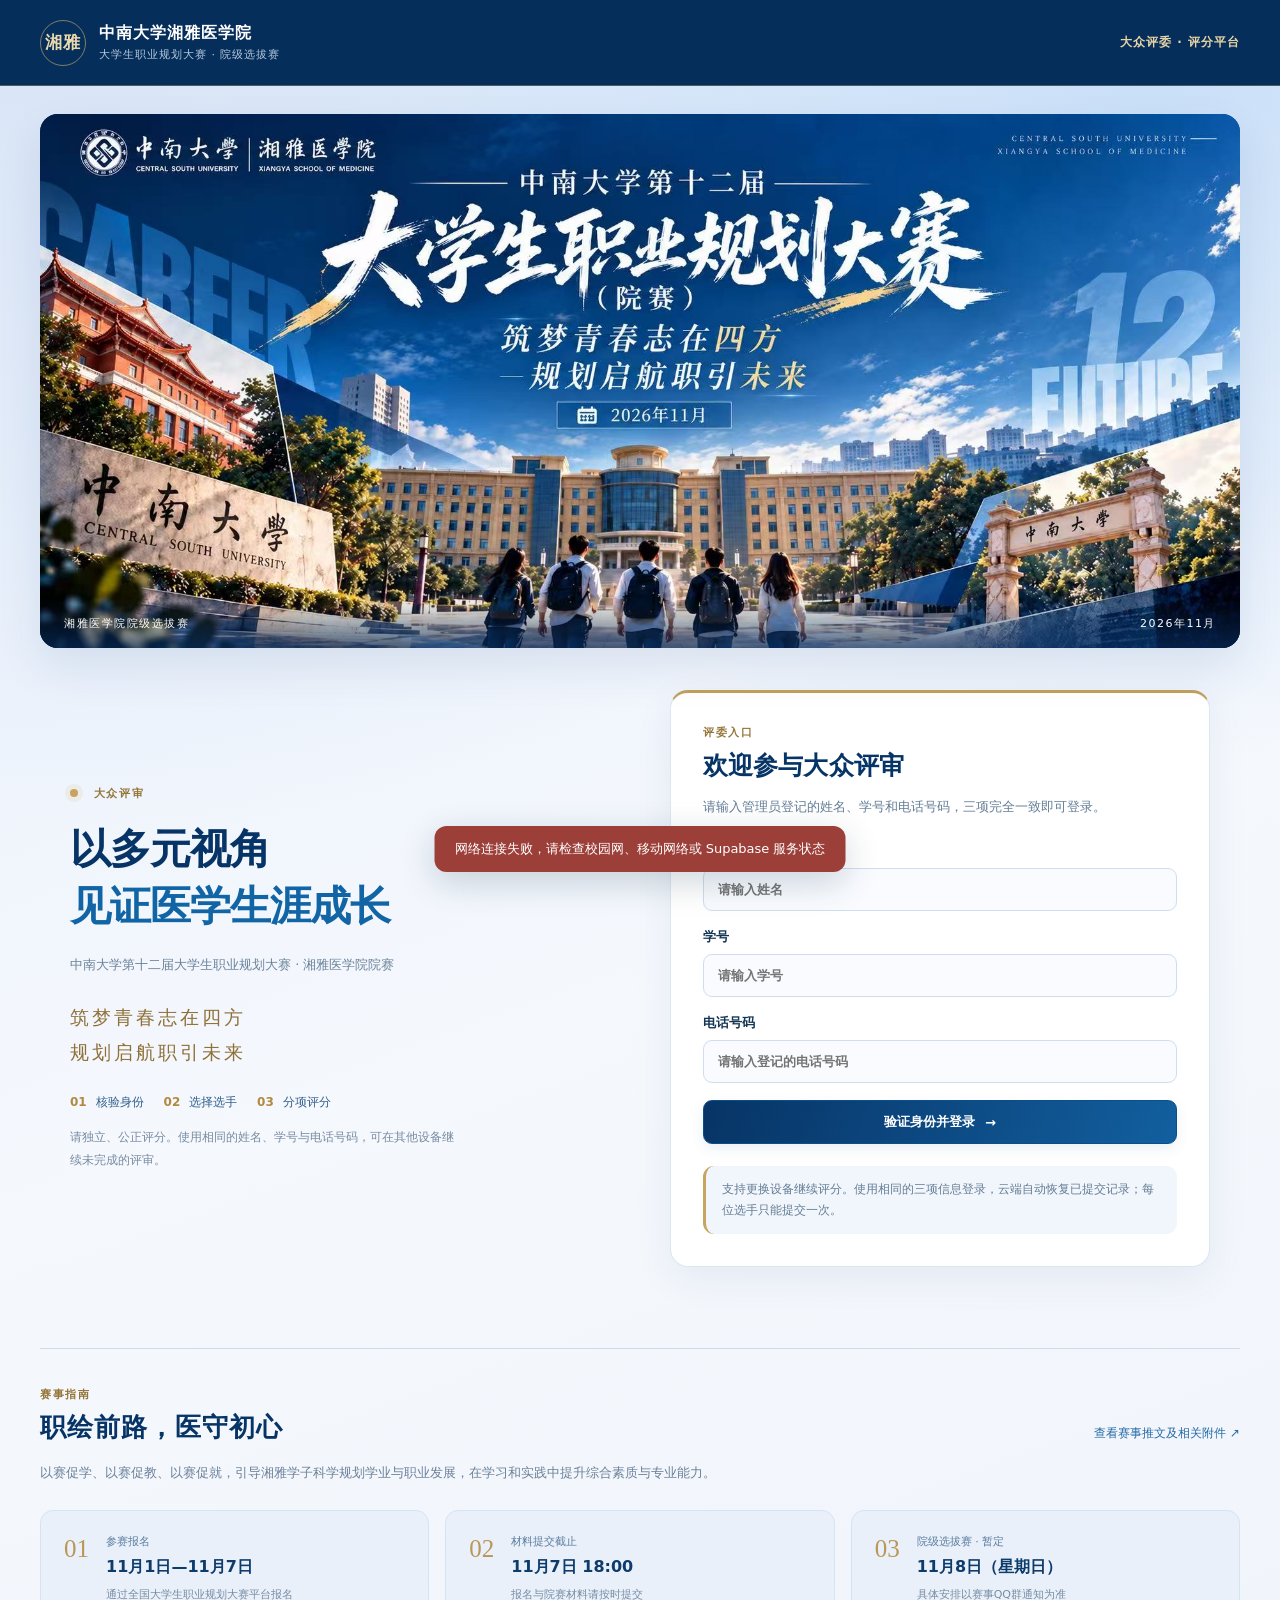
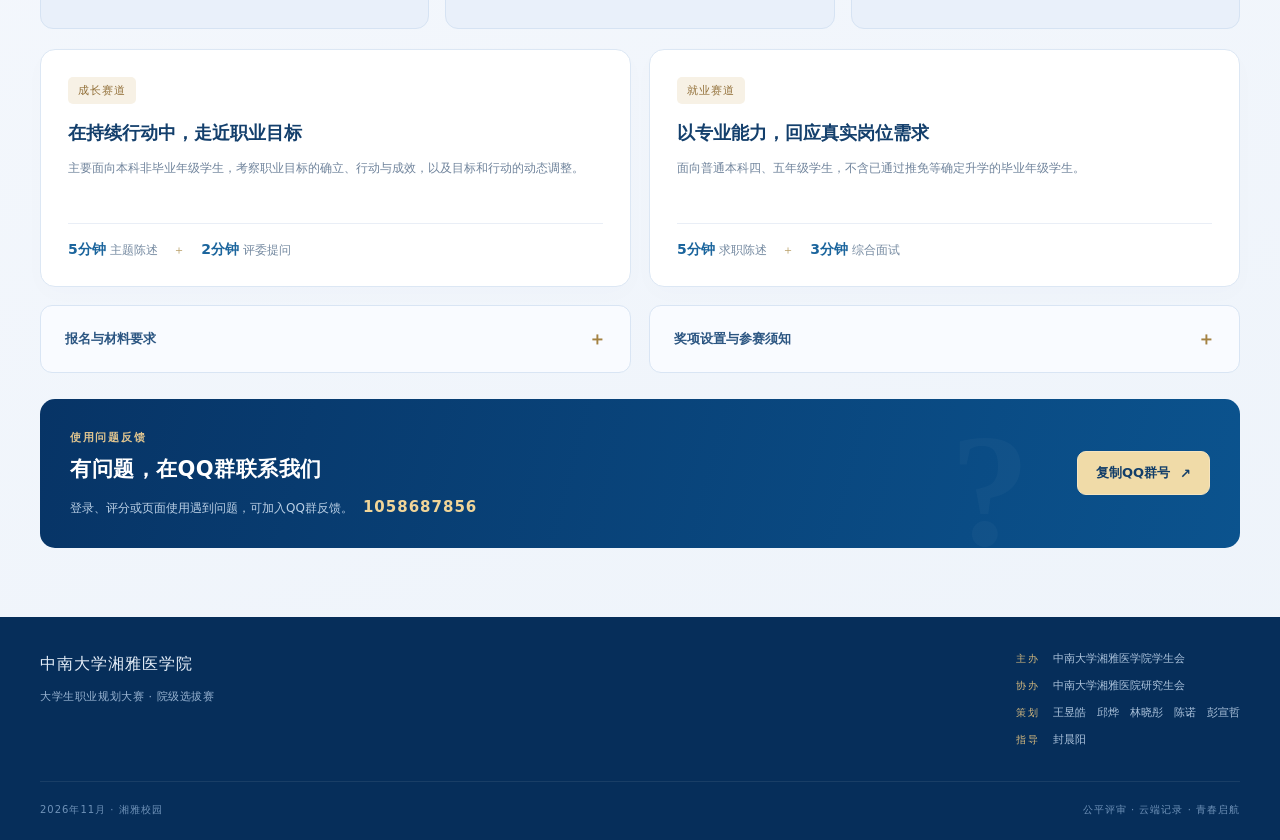
<file: career-vote/index.html>
<!doctype html><html lang="zh-CN"><head><meta charset="utf-8"><meta name="viewport" content="width=device-width,initial-scale=1,viewport-fit=cover">
<meta name="theme-color" content="#073466"><title>大众评委评分 · 中南大学湘雅医学院</title><link rel="stylesheet" href="./style.css?v=20261104-wechat2"></head>
<body><div class="page-glow"></div><header class="site-header"><a class="brand" href="./index.html" aria-label="湘雅医学院职业规划大赛评委端"><span class="brand-mark">湘雅</span><span><strong>中南大学湘雅医学院</strong><small>大学生职业规划大赛 · 院级选拔赛</small></span></a><span class="header-label">大众评委 · 评分平台</span></header>
<main class="voter-container">
<section class="event-banner" aria-label="赛事主题海报"><img src="./assets/career-poster.jpg" width="1881" height="837" alt="中南大学第十二届大学生职业规划大赛院赛，筑梦青春志在四方，规划启航职引未来，2026年11月" fetchpriority="high"><div class="banner-caption"><span>湘雅医学院院级选拔赛</span><span>2026年11月</span></div></section><div class="portal-entry"><section class="hero"><div class="eyebrow"><span class="pulse"></span> 大众评审</div><h1>以多元视角<br><em>见证医学生涯成长</em></h1><p id="eventTitle">中南大学第十二届大学生职业规划大赛 · 湘雅医学院院赛</p><p class="hero-theme">筑梦青春志在四方<br>规划启航职引未来</p><div class="portal-steps"><span><b>01</b> 核验身份</span><span><b>02</b> 选择选手</span><span><b>03</b> 分项评分</span></div><p class="portal-note">请独立、公正评分。使用相同的姓名、学号与电话号码，可在其他设备继续未完成的评审。</p></section>
 <section id="setupNotice" class="panel" hidden><h2>等待连接云端数据库</h2><p>管理员尚未配置 Supabase 项目。请先根据项目 README 部署数据库并填写 config.js。</p></section>
 <section id="loginPanel" class="panel login-panel"><div class="section-kicker">评委入口</div><h2>欢迎参与大众评审</h2><p class="muted">请输入管理员登记的姓名、学号和电话号码，三项完全一致即可登录。</p><form id="claimForm" class="form-stack"><label>真实姓名<input id="judgeName" type="text" autocomplete="name" placeholder="请输入姓名" maxlength="40" required></label><label>学号<input id="studentId" type="text" inputmode="text" autocomplete="off" placeholder="请输入学号" maxlength="40" required></label><label>电话号码<input id="judgePhone" type="tel" autocomplete="tel" placeholder="请输入登记的电话号码" maxlength="20" required></label><button id="claimBtn" type="submit" class="btn primary" disabled>正在连接评分平台…</button></form><div class="subtle-notice">支持更换设备继续评分。使用相同的三项信息登录，云端自动恢复已提交记录；每位选手只能提交一次。</div></section>
 </div>
 <section id="appPanel" hidden><div class="welcome panel"><div><div class="section-kicker">02 / 正式评审</div><h2>欢迎，<span id="greeting">评委</span></h2><p class="muted"><span id="openStatus"></span></p></div><div class="progress-box"><strong id="progressNo">0/0</strong><small>已完成评分</small></div></div>
 <div class="lane-tabs" role="tablist"><button class="lane-tab selected" data-lane="growth" type="button">成长赛道</button><button class="lane-tab" data-lane="employment" type="button">就业赛道</button></div>
 <div id="contestantList" class="candidate-list"></div>
 <div class="subtle-notice foot-note">评分提交后不可自行修改。请按现场主办方统一口径独立评分，成绩将自动保存至云端。专业评委使用线下纸质评分，不参与本平台线上评分。</div></section>
<section class="event-information" aria-labelledby="eventInfoTitle">
 <div class="info-heading"><div><span class="section-kicker">赛事指南</span><h2 id="eventInfoTitle">职绘前路，医守初心</h2></div><a class="text-link" href="https://mp.weixin.qq.com/s/WmvvnHVXjgD8_IB0XkEGVQ" target="_blank" rel="noopener noreferrer">查看赛事推文及相关附件 ↗</a></div>
 <p class="info-intro">以赛促学、以赛促教、以赛促就，引导湘雅学子科学规划学业与职业发展，在学习和实践中提升综合素质与专业能力。</p>
 <div class="schedule-grid"><div class="schedule-item"><span class="schedule-number">01</span><div><small>参赛报名</small><strong>11月1日—11月7日</strong><p>通过全国大学生职业规划大赛平台报名</p></div></div><div class="schedule-item"><span class="schedule-number">02</span><div><small>材料提交截止</small><strong>11月7日 18:00</strong><p>报名与院赛材料请按时提交</p></div></div><div class="schedule-item"><span class="schedule-number">03</span><div><small>院级选拔赛 · 暂定</small><strong>11月8日（星期日）</strong><p>具体安排以赛事QQ群通知为准</p></div></div></div>
 <div class="track-grid"><article class="track-card"><span class="track-label">成长赛道</span><h3>在持续行动中，走近职业目标</h3><p>主要面向本科非毕业年级学生，考察职业目标的确立、行动与成效，以及目标和行动的动态调整。</p><div class="track-format"><strong>5分钟</strong> 主题陈述 <span>＋</span> <strong>2分钟</strong> 评委提问</div></article><article class="track-card"><span class="track-label">就业赛道</span><h3>以专业能力，回应真实岗位需求</h3><p>面向普通本科四、五年级学生，不含已通过推免等确定升学的毕业年级学生。</p><div class="track-format"><strong>5分钟</strong> 求职陈述 <span>＋</span> <strong>3分钟</strong> 综合面试</div></article></div>
 <div class="guide-grid"><details class="guide-card"><summary>报名与材料要求<span>＋</span></summary><div class="guide-body"><p><strong>报名平台：</strong><a href="https://zgs.chsi.com.cn/" target="_blank" rel="noopener noreferrer">全国大学生职业规划大赛平台 ↗</a>，截止2026年11月7日18:00。</p><p><strong>成长赛道：</strong>生涯发展报告（PDF），文字不超过2000字、图表不超过5张。</p><p><strong>就业赛道：</strong>求职简历（PDF）及实践、实习、获奖等辅助证明材料；证明材料整合为单个PDF，不超过50MB。</p><p><strong>院赛材料：</strong>个人生涯发展报告或简历与答辩PPT，命名为“XX赛道-年级-姓名-手机号”，于11月7日18:00前发送至 <a href="mailto:862458018@qq.com">862458018@qq.com</a>。通知群加入方式详见赛事推文。</p></div></details><details class="guide-card"><summary>奖项设置与参赛须知<span>＋</span></summary><div class="guide-body"><p><strong>奖项设置：</strong>一等奖2名、二等奖4名、三等奖若干，颁发荣誉证书，并按得分推荐院赛优秀选手至校赛。</p><p><strong>参赛资格：</strong>参赛选手须为在校学生，每人选择符合要求的一个赛道；往届全国总决赛金奖、银奖获得者不得再次报名原赛道。</p><p><strong>材料规范：</strong>报名信息须准确，提交材料须真实，不得含有违法违规内容。完整规则与附件以赛事通知为准。</p></div></details></div>
 <aside class="feedback-panel"><div><span class="section-kicker">使用问题反馈</span><h3>有问题，在QQ群联系我们</h3><p>登录、评分或页面使用遇到问题，可加入QQ群反馈。<span class="feedback-number">1058687856</span></p></div><button class="btn feedback-copy" type="button" data-copy-qq="1058687856">复制QQ群号 <span aria-hidden="true">↗</span></button></aside>
</section></main>
<div id="scoreDialog" class="score-overlay" role="dialog" aria-modal="true" aria-labelledby="scoreTitle" aria-describedby="scoreSubtitle" hidden><div class="score-dialog score-sheet"><form id="scoreForm" novalidate>
<div class="dialog-head"><div><div class="section-kicker" id="scoreStep">填写分项评分</div><h2 id="scoreTitle" tabindex="-1"></h2><p id="scoreSubtitle" class="muted"></p></div><button type="button" id="closeScore" class="close-btn" aria-label="关闭评分">×</button></div>
<div id="scoreEdit"><div id="rubricFields" class="rubric-fields"></div></div>
<div id="scoreConfirm" class="score-confirm" hidden><p class="confirm-intro">请核对以下分项和总分。确认提交后不可自行修改。</p><div id="confirmBreakdown"></div><div class="confirm-total">本次评分 <strong id="confirmTotal">0.0</strong><span>/ 100</span></div></div>
<p id="scoreError" class="score-error" role="alert" aria-live="assertive" hidden></p>
<div class="score-footer"><div><small>当前总分</small><strong id="totalPreview">0.0 <small>/ 100</small></strong></div><div class="score-controls"><button type="button" id="editScore" class="btn outline" hidden>返回修改</button><button type="submit" id="prepareScore" class="btn primary">核对评分</button><button type="button" id="submitScore" class="btn primary" hidden>确认提交并锁定评分</button></div></div>
</form></div></div>
<footer class="footer"><div class="footer-inner"><div class="footer-title">中南大学湘雅医学院<br><span>大学生职业规划大赛 · 院级选拔赛</span></div><div class="footer-credits"><p><span>主办</span> 中南大学湘雅医学院学生会</p><p><span>协办</span> 中南大学湘雅医院研究生会</p><p><span>策划</span> 王昱皓　邱烨　林晓彤　陈诺　彭宣哲</p><p><span>指导</span> 封晨阳</p></div></div><div class="footer-bottom"><span>2026年11月 · 湘雅校园</span><span>公平评审 · 云端记录 · 青春启航</span></div></footer><div id="toast" class="toast" role="status" aria-live="polite"></div><script type="module" src="./voter.js?v=20261108-cn"></script><script defer src="./site-info.js?v=20261104-wechat2"></script></body></html>
</file>
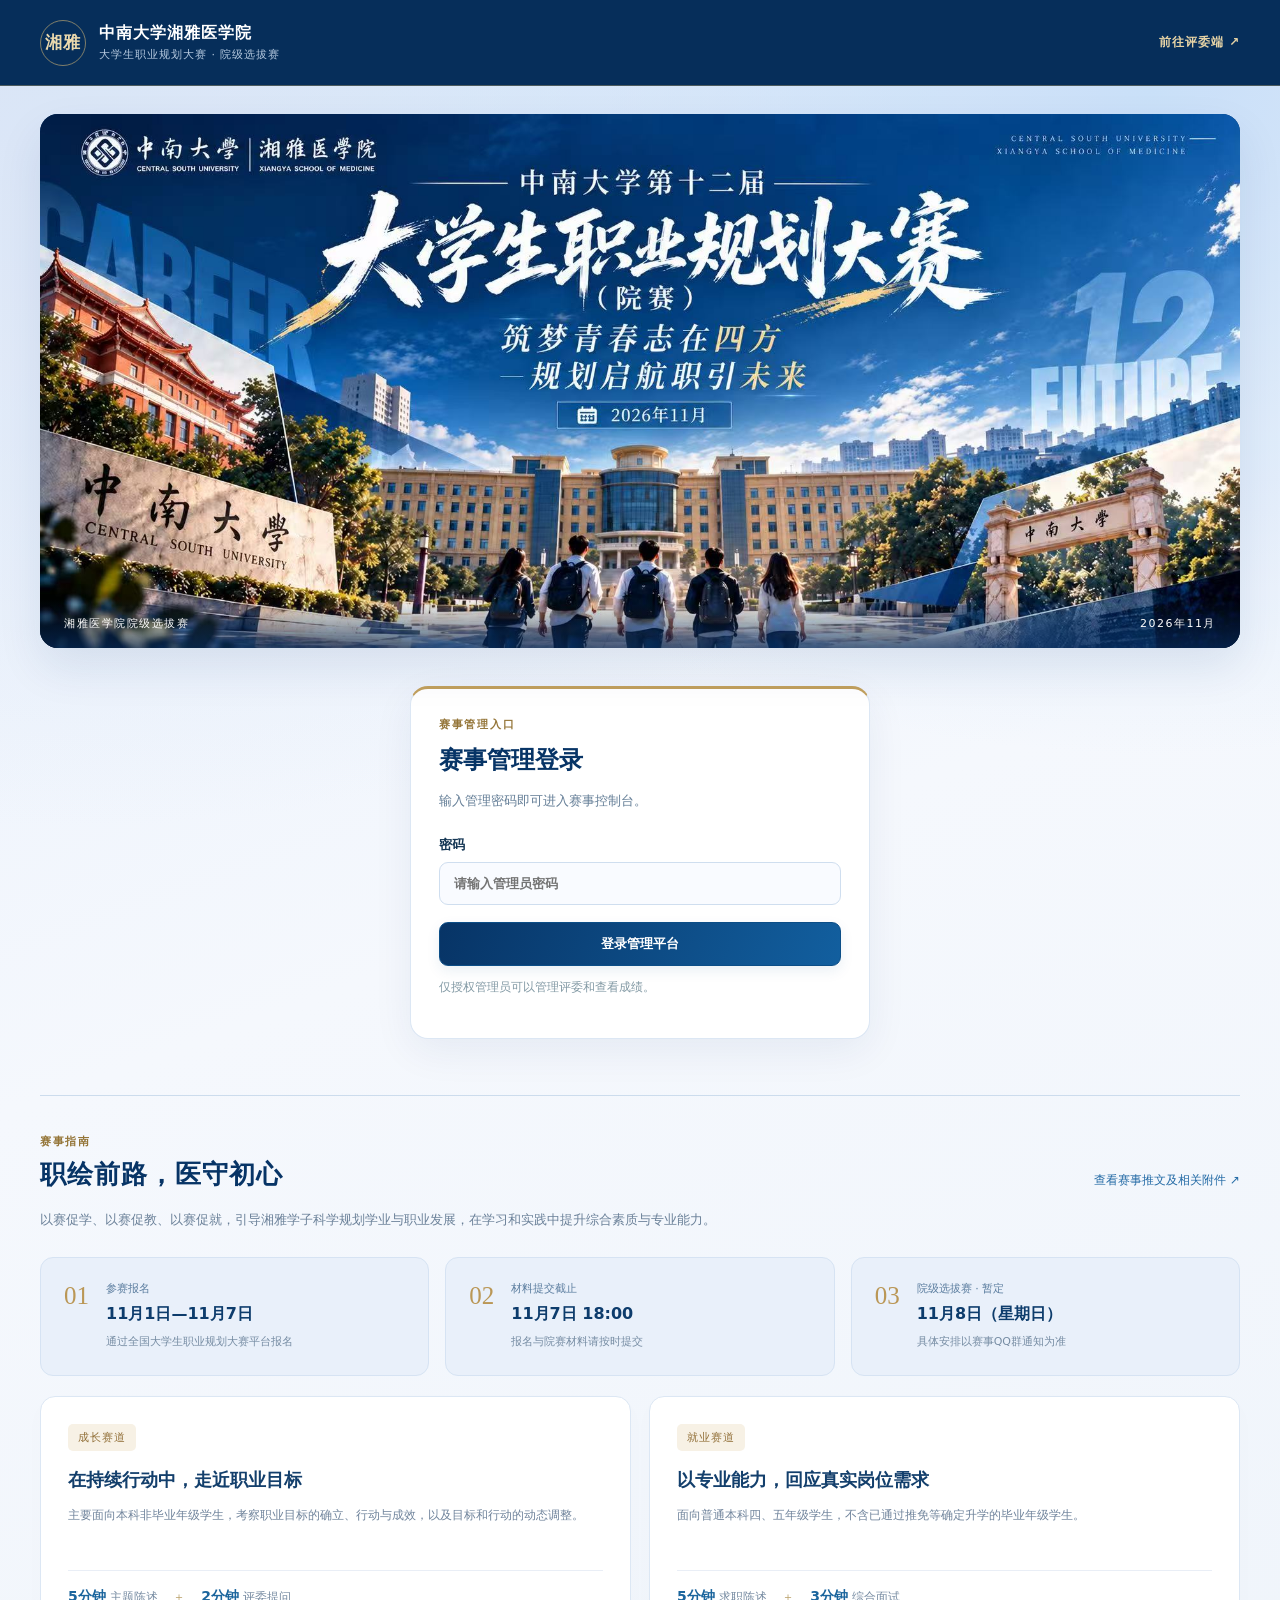
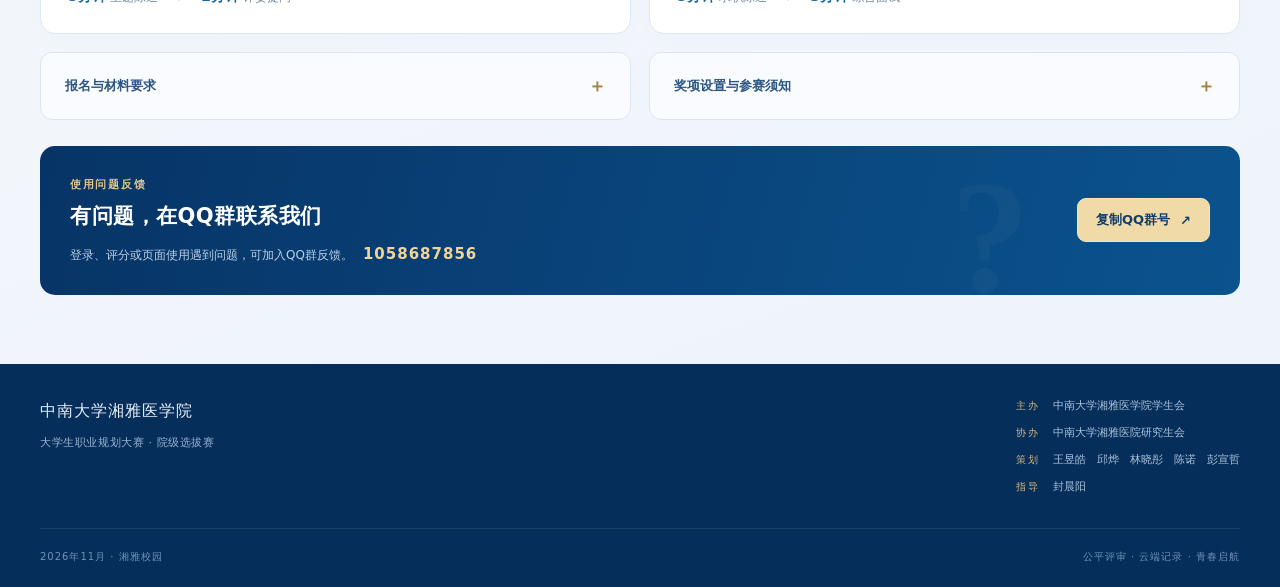
<file: career-vote/admin.html>
<!doctype html><html lang="zh-CN"><head><meta charset="utf-8"><meta name="viewport" content="width=device-width,initial-scale=1"><meta name="theme-color" content="#073466"><title>管理后台 · 湘雅职业规划大赛</title><link rel="stylesheet" href="./style.css?v=20261104-bluegold"></head><body>
<div class="page-glow"></div><header class="site-header"><a class="brand" href="./index.html" aria-label="湘雅医学院职业规划大赛评委端"><span class="brand-mark">湘雅</span><span><strong>中南大学湘雅医学院</strong><small>大学生职业规划大赛 · 院级选拔赛</small></span></a><a class="header-link" href="./index.html">前往评委端 ↗</a></header>
<main class="admin-container"><section class="event-banner" aria-label="赛事主题海报"><img src="./assets/career-poster.jpg" width="1881" height="837" alt="中南大学第十二届大学生职业规划大赛院赛，筑梦青春志在四方，规划启航职引未来，2026年11月" fetchpriority="high"><div class="banner-caption"><span>湘雅医学院院级选拔赛</span><span>2026年11月</span></div></section>
 <section id="configWarning" class="panel" hidden><h2>云端尚未配置</h2><p>请打开 <code>config.js</code> 填入 Supabase Project URL 及 Publishable key，然后按 README 初始化数据库。</p></section>
 <section id="authPanel" class="panel auth-card"><div class="section-kicker">赛事管理入口</div><h1>赛事管理登录</h1><p class="muted">输入管理密码即可进入赛事控制台。</p><form id="authForm" class="form-stack"><label>密码<input type="password" id="password" required minlength="6" placeholder="请输入管理员密码" autocomplete="current-password"></label><button id="loginBtn" class="btn primary" type="submit">登录管理平台</button></form><p class="small-note">仅授权管理员可以管理评委和查看成绩。</p></section>
 <section id="adminPanel" hidden><div class="admin-heading"><div><div class="eyebrow"><span class="pulse"></span> 赛事控制台</div><h1>职业规划大赛 · 评分管理</h1><p id="adminTitle" class="muted">载入赛事信息…</p></div><div class="admin-tools"><button class="btn outline small" id="refreshBtn">↻ 刷新数据</button><button class="btn subtle small" id="signOutBtn">退出</button></div></div>
 <nav class="admin-tabs" aria-label="管理分类"><button type="button" class="selected" data-tab="overview">总览</button><button type="button" data-tab="judges">大众评委</button><button type="button" data-tab="contestants">参赛选手</button><button type="button" data-tab="results">成绩统计</button><button type="button" data-tab="settings">赛事设置</button></nav>
 <section class="tab-section" id="tab-overview"><div id="statsGrid" class="stat-grid"></div><div class="panel section-block"><div class="section-top"><h2>现场评分进度</h2><span id="lastSync" class="small-note"></span></div><div id="overallProgress"></div></div><div class="panel"><h2>比赛使用提示</h2><p class="muted">导入评委名单并核对选手后，可在赛事设置开启评分。成绩页自动更新每位选手的平均分及提交进度。</p></div></section>
 <section class="tab-section" id="tab-judges" hidden><div class="two-col"><div class="panel"><div class="section-kicker">名单录入</div><h2>手动添加评委</h2><form id="addJudgeForm" class="form-stack"><label>姓名<input id="addJudgeName" required placeholder="评委姓名"></label><label>学号<input id="addJudgeId" required placeholder="学号（作为文本）"></label><label>电话号码<input id="addJudgePhone" type="tel" required maxlength="20" placeholder="登记的电话号码"></label><button class="btn primary" type="submit">添加评委</button></form></div><div class="panel"><div class="section-kicker">批量导入</div><h2>Excel 批量导入</h2><p class="muted">在模板中填写姓名、学号和电话号码后上传。</p><a class="btn outline" href="./评委名单模板.csv" download>↓ 下载评委名单模板</a><input id="judgesExcel" type="file" accept=".xlsx,.xls,.csv"><button id="importJudgeBtn" class="btn primary" type="button">导入名单</button><p id="judgeImportInfo" class="small-note"></p></div></div><div class="panel section-block"><div class="section-top"><div><h2>评委名册</h2><p id="judgeSummary" class="small-note"></p></div><div class="filter-row"><input id="judgeSearch" placeholder="搜索姓名或学号"></div></div>
 <div class="filter-row" aria-label="批量管理评委">
  <button class="btn outline small" type="button" data-bulk-judges="true">全部启用</button>
  <button class="btn outline small" type="button" data-bulk-judges="false">全部停用</button>
 </div><div class="table-scroll"><table><thead><tr><th>姓名</th><th>学号</th><th>电话号码</th><th>激活状态</th><th>已评人数</th><th>账户状态</th><th>操作</th></tr></thead><tbody id="judgeTable"></tbody></table></div></div></section>
 <section class="tab-section" id="tab-contestants" hidden><div class="two-col"><div class="panel"><div class="section-kicker">选手管理</div><h2>添加参赛选手</h2><form id="addContestantForm" class="form-stack"><label>姓名<input id="contestantName" required maxlength="60"></label><label>赛道<select id="contestantLane"><option value="growth">成长赛道</option><option value="employment">就业赛道</option></select></label><label id="employmentTypeWrap" hidden>就业类别<select id="employmentType"><option value="product">产品研发</option><option value="production">生产服务</option><option value="marketing">市场营销</option><option value="general">通用职能</option><option value="public">公共服务</option></select></label><label>展示顺序<input id="displayOrder" type="number" value="1" step="1"></label><button type="submit" class="btn primary">添加选手</button></form></div><div class="panel"><div class="section-kicker">批量导入</div><h2>批量导入参赛选手</h2><p class="muted">上传包含「参赛选手」工作表的 Excel，表头为姓名、赛道、就业类别、展示顺序。成长赛道的就业类别留空。</p><input type="file" id="contestantsExcel" accept=".xlsx,.xls,.csv"><button class="btn outline" id="importContestantBtn" type="button">导入参赛选手</button><p class="small-note">首次导入前请检查是否已存在同名选手；系统会校验格式，但不会自动合并同名记录。</p></div></div><div class="panel section-block"><div class="section-top"><h2>选手清单</h2><div class="filter-row" aria-label="批量管理选手">
  <button class="btn outline small" type="button" data-bulk-contestants="true">全部显示</button>
  <button class="btn outline small" type="button" data-bulk-contestants="false">全部隐藏</button>
 </div></div><p class="small-note">批量操作仅适用于正式选手，历史测试选手可单独管理。</p><div class="table-scroll"><table><thead><tr><th>展示顺序</th><th>选手</th><th>赛道/就业类别</th><th>当前状态</th><th>操作</th></tr></thead><tbody id="contestantTable"></tbody></table></div></div></section>
 <section class="tab-section" id="tab-results" hidden><div class="panel section-block"><div class="section-top"><div><h2>成绩排行榜</h2><p class="small-note">平均分按已提交且当前启用的评委计算，每3秒自动刷新。没有有效评分时显示「—」。</p></div><div class="filter-row"><select id="resultLane"><option value="all">全部赛道</option><option value="growth">成长赛道</option><option value="employment">就业赛道</option></select><button class="btn outline small" id="exportResults">↓ 导出成绩 CSV</button><button class="btn outline small" id="exportDetails">↓ 导出评分明细 CSV</button></div></div><div class="table-scroll"><table><thead><tr><th>排名</th><th>参赛选手</th><th>实时平均分 / 100</th><th>有效提交 / 启用人数</th><th>明细</th></tr></thead><tbody id="resultTable"></tbody></table></div></div><div class="panel section-block" id="resultDetails" hidden><div class="section-top"><h2 id="detailTitle">选手评分明细</h2><button id="hideDetails" class="btn subtle small">收起</button></div><div class="table-scroll"><table><thead><tr><th>评委</th><th>学号</th><th>统计状态</th><th>分数</th><th>提交时间</th><th>操作</th></tr></thead><tbody id="detailTable"></tbody></table></div></div></section>
 <section class="tab-section" id="tab-settings" hidden><div class="panel settings-panel"><div class="section-kicker">赛事设置</div><h2>比赛规则与开放状态</h2><form id="settingsForm" class="form-stack"><label>赛事名称<input id="settingTitle" required maxlength="200"></label><div class="subtle-notice">每位选手满分100分。职业目标25分、学习实践行动50分、优化改进25分。</div><label class="switchline"><input type="checkbox" id="votingOpen"> 开放大众评委评分通道</label><div class="subtle-notice">建议名单和赛道核对无误后再开放；关闭评分通道不会删除已提交的记录。</div><button type="submit" class="btn primary">保存赛事设置</button></form></div></section>
 </section><section class="event-information" aria-labelledby="eventInfoTitle">
 <div class="info-heading"><div><span class="section-kicker">赛事指南</span><h2 id="eventInfoTitle">职绘前路，医守初心</h2></div><a class="text-link" href="https://mp.weixin.qq.com/s/WmvvnHVXjgD8_IB0XkEGVQ" target="_blank" rel="noopener noreferrer">查看赛事推文及相关附件 ↗</a></div>
 <p class="info-intro">以赛促学、以赛促教、以赛促就，引导湘雅学子科学规划学业与职业发展，在学习和实践中提升综合素质与专业能力。</p>
 <div class="schedule-grid"><div class="schedule-item"><span class="schedule-number">01</span><div><small>参赛报名</small><strong>11月1日—11月7日</strong><p>通过全国大学生职业规划大赛平台报名</p></div></div><div class="schedule-item"><span class="schedule-number">02</span><div><small>材料提交截止</small><strong>11月7日 18:00</strong><p>报名与院赛材料请按时提交</p></div></div><div class="schedule-item"><span class="schedule-number">03</span><div><small>院级选拔赛 · 暂定</small><strong>11月8日（星期日）</strong><p>具体安排以赛事QQ群通知为准</p></div></div></div>
 <div class="track-grid"><article class="track-card"><span class="track-label">成长赛道</span><h3>在持续行动中，走近职业目标</h3><p>主要面向本科非毕业年级学生，考察职业目标的确立、行动与成效，以及目标和行动的动态调整。</p><div class="track-format"><strong>5分钟</strong> 主题陈述 <span>＋</span> <strong>2分钟</strong> 评委提问</div></article><article class="track-card"><span class="track-label">就业赛道</span><h3>以专业能力，回应真实岗位需求</h3><p>面向普通本科四、五年级学生，不含已通过推免等确定升学的毕业年级学生。</p><div class="track-format"><strong>5分钟</strong> 求职陈述 <span>＋</span> <strong>3分钟</strong> 综合面试</div></article></div>
 <div class="guide-grid"><details class="guide-card"><summary>报名与材料要求<span>＋</span></summary><div class="guide-body"><p><strong>报名平台：</strong><a href="https://zgs.chsi.com.cn/" target="_blank" rel="noopener noreferrer">全国大学生职业规划大赛平台 ↗</a>，截止2026年11月7日18:00。</p><p><strong>成长赛道：</strong>生涯发展报告（PDF），文字不超过2000字、图表不超过5张。</p><p><strong>就业赛道：</strong>求职简历（PDF）及实践、实习、获奖等辅助证明材料；证明材料整合为单个PDF，不超过50MB。</p><p><strong>院赛材料：</strong>个人生涯发展报告或简历与答辩PPT，命名为“XX赛道-年级-姓名-手机号”，于11月7日18:00前发送至 <a href="mailto:862458018@qq.com">862458018@qq.com</a>。通知群加入方式详见赛事推文。</p></div></details><details class="guide-card"><summary>奖项设置与参赛须知<span>＋</span></summary><div class="guide-body"><p><strong>奖项设置：</strong>一等奖2名、二等奖4名、三等奖若干，颁发荣誉证书，并按得分推荐院赛优秀选手至校赛。</p><p><strong>参赛资格：</strong>参赛选手须为在校学生，每人选择符合要求的一个赛道；往届全国总决赛金奖、银奖获得者不得再次报名原赛道。</p><p><strong>材料规范：</strong>报名信息须准确，提交材料须真实，不得含有违法违规内容。完整规则与附件以赛事通知为准。</p></div></details></div>
 <aside class="feedback-panel"><div><span class="section-kicker">使用问题反馈</span><h3>有问题，在QQ群联系我们</h3><p>登录、评分或页面使用遇到问题，可加入QQ群反馈。<span class="feedback-number">1058687856</span></p></div><button class="btn feedback-copy" type="button" data-copy-qq="1058687856">复制QQ群号 <span aria-hidden="true">↗</span></button></aside>
</section></main><footer class="footer"><div class="footer-inner"><div class="footer-title">中南大学湘雅医学院<br><span>大学生职业规划大赛 · 院级选拔赛</span></div><div class="footer-credits"><p><span>主办</span> 中南大学湘雅医学院学生会</p><p><span>协办</span> 中南大学湘雅医院研究生会</p><p><span>策划</span> 王昱皓　邱烨　林晓彤　陈诺　彭宣哲</p><p><span>指导</span> 封晨阳</p></div></div><div class="footer-bottom"><span>2026年11月 · 湘雅校园</span><span>公平评审 · 云端记录 · 青春启航</span></div></footer><div id="toast" class="toast" role="status" aria-live="polite"></div><script defer src="./vendor-xlsx-0.18.5.min.js"></script><script type="module" src="./admin.js?v=20261108-cn"></script><script defer src="./site-info.js?v=20261104-bluegold"></script></body></html>
</file>
<file: career-vote/style.css>
:root{--ink:#163348;--navy:#0d2f44;--blue:#25617b;--accent:#22a498;--bg:#f4f7f8;--muted:#6b8290;--line:#e2ebef;--white:#fff;--shadow:0 14px 50px rgba(18,58,77,.07);font-family:-apple-system,BlinkMacSystemFont,"PingFang SC","Microsoft YaHei",Inter,system-ui,sans-serif;color:var(--ink)}*{box-sizing:border-box}html{scroll-behavior:smooth}body{margin:0;min-height:100vh;background:var(--bg)}button,input,select{font:inherit}button{cursor:pointer}button:disabled{cursor:not-allowed;opacity:.48}a{text-decoration:none;color:var(--blue)}[hidden]{display:none!important}.page-glow{position:absolute;inset:0 0 auto;height:390px;background:radial-gradient(ellipse 58% 100% at 88% 0%,#d9f0e9 0%,transparent 80%),linear-gradient(180deg,#eaf2f5 0%,transparent 100%);pointer-events:none;z-index:-1}.site-header{height:82px;border-bottom:1px solid #dce8eb99;display:flex;align-items:center;justify-content:space-between;padding:0 max(22px,calc((100vw - 1210px)/2));background:#ffffffa6;backdrop-filter:blur(12px)}.brand{display:flex;gap:12px;align-items:center}.brand-mark{width:44px;height:44px;display:grid;place-items:center;background:var(--navy);color:white;letter-spacing:-2px;font-weight:900;border-radius:13px;font-size:18px}.brand strong{display:block;font-size:15px;letter-spacing:.4px}.brand small{font-size:11px;display:block;margin-top:3px;color:#6b8493;letter-spacing:.6px}.header-label,.header-link{font-size:11px;font-weight:700;letter-spacing:1.4px;color:#5c7e89}.voter-container{max-width:790px;padding:20px 22px 60px;margin:auto}.hero{padding:52px 4px 30px}.eyebrow,.section-kicker{font-size:11px;letter-spacing:2.2px;font-weight:750;color:#3b928d;text-transform:uppercase}.pulse{display:inline-block;width:8px;height:8px;border-radius:20px;background:#2fb8a8;box-shadow:0 0 0 5px #30b8a71c;margin-right:10px}.hero h1{font-size:clamp(35px,5.5vw,58px);letter-spacing:-2px;line-height:1.23;margin:20px 0}.hero h1 em{font-style:normal;color:#2a8290}.hero p{color:#55707f;font-size:14px;margin:0}.panel{background:var(--white);border:1px solid #e8f0f2;border-radius:20px;padding:28px;box-shadow:var(--shadow)}.panel h2{font-size:23px;letter-spacing:-.5px;margin:9px 0 13px}.panel h1{margin:12px 0}.muted{color:var(--muted);line-height:1.8;font-size:13px}.login-panel{max-width:590px;margin:auto}.form-stack{display:grid;gap:17px;margin-top:25px}.form-stack label,.upload-label{display:grid;gap:8px;font-size:13px;font-weight:650}.form-stack input,.form-stack select,.filter-row input,.filter-row select,.upload-label select{padding:13px 14px;border:1px solid #cfdee3;border-radius:11px;background:#fafdfe;outline:none;color:#153448;width:100%;min-width:0}.form-stack input:focus,.form-stack select:focus,.filter-row input:focus,.filter-row select:focus{border-color:#28a7a3;box-shadow:0 0 0 3px #24a79916}.btn{border:1px solid transparent;padding:12px 18px;border-radius:12px;font-size:13px;font-weight:750;display:inline-flex;align-items:center;justify-content:center;gap:10px;text-align:center;transition:transform .15s,background .15s}.btn:hover:not(:disabled){transform:translateY(-1px)}.btn.primary{background:var(--navy);color:white}.btn.primary:hover:not(:disabled){background:#19506a}.btn.outline{background:#fff;color:#255c73;border-color:#cadfe4}.btn.subtle{background:#eaf1f4;color:#245b70}.btn.small{padding:9px 13px;font-size:12px}.form-stack .btn{width:100%}.subtle-notice{margin-top:22px;background:#eff6f6;color:#5c7a86;font-size:12px;line-height:1.75;padding:13px 16px;border-radius:11px;border-left:3px solid #8abfba}.welcome{display:flex;align-items:center;justify-content:space-between;gap:15px}.welcome .muted{margin:0}.group-pill{font-size:11px;border-radius:40px;padding:6px 10px;background:#dff2ee;color:#257b70;font-weight:700}.progress-box{background:#f0f7f7;border:1px solid #e0eeee;border-radius:18px;display:grid;text-align:center;padding:14px 22px;white-space:nowrap}.progress-box strong{font-size:27px;letter-spacing:-1px}.progress-box small{font-size:11px;color:var(--muted)}.lane-tabs{display:flex;gap:10px;margin:24px 0 16px}.lane-tab{padding:12px 22px;border-radius:12px;background:white;border:1px solid #dbe7e9;font-weight:700;color:#66818e}.lane-tab.selected{color:white;background:var(--blue);border-color:var(--blue)}.candidate-list{display:grid;gap:12px}.candidate-card{background:white;border:1px solid #e3edef;border-radius:15px;padding:20px;display:flex;align-items:center;gap:17px}.candidate-no{font-size:22px;font-weight:800;color:#9ab5c1;min-width:40px}.candidate-main{flex:1}.candidate-main h3{font-size:17px;margin:0 0 5px}.candidate-main p{font-size:12px;margin:0;color:var(--muted)}.candidate-actions{min-width:92px;text-align:right}.done-tag{font-size:12px;color:#138c75;font-weight:650}.foot-note{margin-top:18px}.empty{text-align:center;color:var(--muted);font-size:13px}.footer{text-align:center;padding:24px 15px 40px;font-size:11px;color:#93a6ae;line-height:2.1}.score-dialog{width:min(530px,calc(100% - 20px));border:1px solid #d8e7e9;max-height:90vh;overflow:auto;border-radius:20px;padding:0;box-shadow:0 30px 90px #0d34435c}.score-dialog::backdrop{background:#0927359c;backdrop-filter:blur(4px)}.dialog-head{padding:25px 26px 16px;display:flex;justify-content:space-between;align-items:flex-start}.dialog-head h2{font-size:24px;margin:9px 0}.dialog-head p{margin:0}.close-btn{border:none;background:#edf3f4;color:#56707b;border-radius:50%;height:32px;width:32px;font-size:21px}.rubric-fields{padding:0 26px 20px}.rubric-row{display:flex;justify-content:space-between;align-items:center;gap:20px;padding:14px 0;border-bottom:1px solid #edf2f3}.rubric-row span{display:block;font-weight:750;font-size:14px}.rubric-row small{display:block;color:var(--muted);font-size:12px;margin-top:3px}.rubric-row input{max-width:100px;background:#f7fbfb;padding:12px;border:1px solid #cbdfe3;border-radius:11px;text-align:center;font-size:16px;font-weight:700}.score-footer{position:sticky;bottom:0;padding:17px 25px;background:#f5f9f9;display:flex;align-items:center;justify-content:space-between;gap:12px;border-top:1px solid #e0e9ec}.score-footer strong{display:block;font-size:22px}.score-footer strong small{font-size:12px;color:var(--muted)}.score-footer>div>small{font-size:11px;color:var(--muted)}.toast{position:fixed;left:50%;bottom:28px;transform:translate(-50%,20px);background:#17485d;color:white;padding:14px 20px;border-radius:12px;box-shadow:0 10px 35px #0e344433;z-index:999;font-size:13px;opacity:0;pointer-events:none;max-width:calc(100% - 30px);transition:all .2s}.toast.show{opacity:1;transform:translate(-50%,0)}.toast.error{background:#9d3f39}
/* 管理后台 */.admin-container{max-width:1240px;padding:36px 22px 80px;margin:auto}.auth-card{width:min(460px,100%);margin:65px auto}.small-note{color:#8299a4;font-size:12px;line-height:1.65}.admin-heading{display:flex;gap:20px;align-items:end;justify-content:space-between;margin:22px 0 25px}.admin-heading h1{font-size:31px;letter-spacing:-1px;margin:14px 0 5px}.admin-heading p{margin:0}.admin-tools,.filter-row{display:flex;align-items:center;gap:10px;flex-wrap:wrap}.admin-tabs{display:flex;gap:4px;background:#e9f0f2;padding:5px;border-radius:15px;width:max-content;max-width:100%;overflow:auto;margin:25px 0 20px}.admin-tabs button{border:none;background:transparent;border-radius:11px;padding:11px 20px;font-weight:720;font-size:13px;white-space:nowrap;color:#718a97}.admin-tabs button.selected{background:white;color:#194f67;box-shadow:0 3px 9px #22495a13}.stat-grid{display:grid;grid-template-columns:repeat(4,minmax(0,1fr));gap:15px;margin-bottom:17px}.stat{background:white;border:1px solid #e5eff0;border-radius:16px;padding:23px}.stat .kpi{font-size:32px;font-weight:850;letter-spacing:-1px;margin:9px 0}.stat label{font-size:12px;color:#7d98a5}.stat .hint{font-size:11px;color:#6c8a98}.section-block{margin-top:17px}.section-top{display:flex;align-items:center;justify-content:space-between;gap:20px;margin-bottom:18px}.section-top h2{margin:0}.section-top p{margin:5px 0}.two-col{display:grid;grid-template-columns:1fr 1fr;gap:17px}.two-col .panel{min-width:0}.two-col input[type=file]{border:1px dashed #afc9d1;border-radius:10px;padding:13px;width:100%;margin:10px 0}.two-col .upload-label{margin-top:15px}.two-col .btn{margin-top:10px}.filter-row input{width:190px}.filter-row select{width:auto}.table-scroll{overflow-x:auto;width:100%}table{width:100%;border-collapse:collapse;font-size:12px;min-width:660px}th{font-size:11px;white-space:nowrap;letter-spacing:.5px;text-align:left;background:#f2f7f8;color:#72909f;font-weight:750;padding:14px 13px}td{padding:14px 13px;border-bottom:1px solid #edf2f3;vertical-align:middle}tbody tr:hover{background:#fafdfe}td .btn{white-space:nowrap;padding:6px 9px;margin:2px}.tiny-score{width:80px;padding:7px;border:1px solid #cadbe1;border-radius:8px;text-align:center}.status{padding:5px 8px;border-radius:20px;font-size:11px;background:#ecf2f3;color:#66818e;white-space:nowrap}.status.yes{background:#daf2ea;color:#1e8a72}.status.no{background:#f9eee9;color:#c0704c}.setting-open{color:#158a79}.settings-panel{max-width:740px}.weight-grid{display:grid;grid-template-columns:repeat(3,1fr);gap:13px}.switchline{display:flex!important;gap:11px!important;align-items:center}.switchline input{width:auto}.progress-track{height:9px;background:#edf3f4;border-radius:10px;overflow:hidden;margin:13px 0 6px}.progress-track>div{height:100%;background:#2d9c98;border-radius:10px}.progress-line{font-size:13px;font-weight:750}.progress-line small{font-size:12px;font-weight:400;color:var(--muted);margin-left:8px}.rank{color:#3b7485;font-weight:850;font-size:16px}.positive{color:#148877;font-weight:800}.danger-link{color:#b05b53;border:none;background:transparent;font-size:12px}.detail-row{text-align:left}.nowrap{white-space:nowrap}@media(max-width:820px){.stat-grid{grid-template-columns:repeat(2,minmax(0,1fr))}.two-col{grid-template-columns:1fr}.section-top{align-items:flex-start;flex-direction:column}.admin-heading{align-items:flex-start;flex-direction:column}.admin-tabs{width:100%}.admin-tabs button{padding:11px 14px}}@media(max-width:520px){.site-header{height:72px;padding:0 16px}.brand strong{font-size:12px}.brand small{font-size:9px}.brand-mark{width:39px;height:39px}.header-label{display:none}.hero{padding-top:39px}.voter-container,.admin-container{padding-left:15px;padding-right:15px}.panel{padding:22px}.candidate-card{padding:16px;gap:11px}.candidate-no{font-size:18px;min-width:27px}.candidate-main h3{font-size:15px}.candidate-actions{min-width:80px}.candidate-actions .btn{font-size:11px;padding:8px 9px}.stat-grid{gap:9px}.stat{padding:17px}.stat .kpi{font-size:24px}.weight-grid{grid-template-columns:1fr}.score-footer{padding:14px}.score-footer .btn{padding:11px}.welcome{padding:19px}.progress-box{padding:12px 14px}}/* 湘雅院赛：海报同系蓝金视觉 */
:root{--ink:#143654;--navy:#073466;--blue:#1266ac;--accent:#c49b4b;--bg:#f0f5fc;--muted:#637d96;--line:#d9e5f3;--shadow:0 12px 40px rgba(7,52,102,.065)}
body{background:linear-gradient(160deg,#e6effc 0,#f5f8fd 42%,#edf3fa 100%)}
.page-glow{height:900px;background:radial-gradient(ellipse at 90% 10%,#c6def8 0,transparent 58%),radial-gradient(ellipse at 6% 0,#d7e4f6 0,transparent 65%);opacity:.9}
.site-header{height:86px;background:#062e5a;color:white;border-bottom:1px solid #d8b46855;padding:0 max(24px,calc((100vw - 1200px)/2));backdrop-filter:none}
.brand{color:#fff;gap:13px}.brand-mark{background:transparent;border:1px solid #d1b47599;border-radius:50%;width:46px;height:46px;letter-spacing:1px;font:600 17px 'Songti SC','STSong',serif;color:#ead8ad}.brand strong{font-size:16px;letter-spacing:1px}.brand small{color:#b6cae0;font-size:11px;letter-spacing:1px}.header-label,.header-link{color:#e7d4a6;font-size:12px;letter-spacing:1px}
.voter-container,.admin-container{max-width:1248px;padding:28px 24px 64px}.event-banner{position:relative;overflow:hidden;border-radius:18px;box-shadow:0 20px 45px #07346618;background:#073466;margin:0 0 32px}.event-banner img{display:block;width:100%;height:auto;aspect-ratio:1881/837;object-fit:cover}.banner-caption{position:absolute;bottom:0;left:0;right:0;padding:17px 24px;display:flex;justify-content:space-between;background:linear-gradient(transparent,#062c5dba);font-size:11px;letter-spacing:1.5px;color:#fff;pointer-events:none}
.portal-entry{display:grid;grid-template-columns:1fr 1fr;gap:60px;align-items:center;padding:10px 30px 25px}.hero{padding:20px 0}.eyebrow,.section-kicker{color:#947538;letter-spacing:1.7px;font-size:11px}.pulse{background:#c9a35b;box-shadow:0 0 0 5px #c9a35b1c}.hero h1{font-size:clamp(30px,3.2vw,43px);letter-spacing:-1px;line-height:1.4;margin:20px 0 17px;color:#073466}.hero h1 em{color:#1165a5}.hero p{color:#6a839a;font-size:13px;line-height:1.9}.hero .hero-theme{font-family:'Songti SC','STSong',serif;color:#8e7138;font-size:19px;letter-spacing:3px;line-height:1.8;margin:24px 0}.portal-steps{display:flex;flex-wrap:wrap;gap:20px;margin:24px 0 15px;color:#315f8c;font-size:12px}.portal-steps b{color:#b18a40;margin-right:5px}.hero .portal-note{max-width:390px;color:#788ba1;font-size:12px}
.panel{border-color:#dce7f4;border-radius:18px;box-shadow:var(--shadow)}.login-panel{max-width:none;width:100%;padding:32px;margin:0;border-top:3px solid #c2a05d}.panel h2{letter-spacing:.1px}.login-panel h2{color:#073466;font-size:25px}.form-stack{gap:17px;margin-top:24px}.form-stack input,.form-stack select,.filter-row input,.filter-row select,.upload-label select{border-color:#cfdeef;background:#f9fbff;color:#143654;border-radius:9px}.form-stack input:focus,.form-stack select:focus,.filter-row input:focus,.filter-row select:focus{border-color:#377cb6;box-shadow:0 0 0 3px #256bad14}.btn{border-radius:9px}.btn.primary{background:linear-gradient(110deg,#073466,#125f9f);border:1px solid #0c4e87;box-shadow:0 5px 14px #0c4e8716}.btn.primary:hover:not(:disabled){background:#0c4e87}.btn.outline{border-color:#cadbed;color:#18558b}.btn.subtle{background:#edf3fc;color:#225a89}.subtle-notice{background:#f1f6fc;border-left-color:#c7a460;color:#657c94}.group-pill{background:#e6f0fd;color:#145e9d}.progress-box{background:#eef5ff;border-color:#d4e3f6;color:#073466}.lane-tab{border-color:#cfdef0;color:#627e9a}.lane-tab.selected{background:#0c518a;border-color:#0c518a}.candidate-card{border-color:#d9e5f3;box-shadow:0 6px 18px #07346604}.candidate-no{color:#b18a40;font-family:Georgia,serif;font-size:28px}.candidate-main h3{color:#0a3762}.done-tag,.positive{color:#266d9e}.empty{padding:45px 24px}.welcome{border-left:4px solid #bd9955}.progress-track>div{background:linear-gradient(90deg,#1c6db0,#79afd6)}
.admin-container .event-banner{max-height:310px}.admin-container .event-banner img{height:310px;object-position:center 42%}.auth-card{margin:38px auto 45px;border-top:3px solid #c2a05d}.auth-card h1{color:#073466}.admin-tabs{background:#e1eaf6;border-radius:12px}.admin-tabs button.selected{color:#073466}.stat{border-color:#dae5f3;border-top:3px solid #b9cde6}.stat .kpi{color:#073466}.stat label{color:#6a839c}th{background:#edf3fb;color:#51779a}td{border-bottom-color:#e4edf7}tbody tr:hover{background:#f5f9ff}.rank{color:#a47d35}.status.yes{background:#e5f0fd;color:#1d679d}.settings-panel{max-width:800px}.switchline input{accent-color:#125f9f}.score-dialog{border-color:#cbdbef}.score-dialog::backdrop{background:#062b54b3}.score-footer{background:#f1f6fd}.rubric-row input{background:#f7faff;border-color:#c9daed;color:#073466}.toast{background:#073466}
.event-information{border-top:1px solid #ccdced;margin-top:56px;padding-top:34px}.info-heading{display:flex;justify-content:space-between;align-items:end;gap:20px}.info-heading h2{margin:8px 0 0;color:#073466;font-size:26px;font-weight:700;letter-spacing:1px}.text-link{color:#236aa5;font-size:12px;white-space:nowrap;padding-bottom:3px}.text-link:hover{text-decoration:underline}.info-intro{font-size:13px;line-height:1.9;color:#6b8199;max-width:850px;margin:16px 0 24px}.schedule-grid{display:grid;grid-template-columns:repeat(3,minmax(0,1fr));gap:16px;margin:20px 0}.schedule-item{display:flex;gap:17px;padding:23px;background:#e9f0fa;border:1px solid #d6e3f3;border-radius:13px}.schedule-number{color:#ba9756;font-family:Georgia,serif;font-size:25px;line-height:1.2}.schedule-item small{display:block;color:#5a7c9e;font-size:11px;margin-bottom:8px}.schedule-item strong{display:block;font-size:16px;color:#0d3c6c}.schedule-item p{color:#768ca3;font-size:11px;line-height:1.7;margin:8px 0 0}.track-grid{display:grid;grid-template-columns:1fr 1fr;gap:18px}.track-card{border:1px solid #dce7f4;border-radius:15px;padding:27px;background:#fff;box-shadow:0 7px 25px #07346604}.track-label{display:inline-block;font-size:11px;color:#927039;background:#f7f1e5;padding:6px 10px;border-radius:5px;letter-spacing:1px}.track-card h3{font-size:18px;color:#133f6c;margin:17px 0 12px}.track-card p{font-size:12px;line-height:1.95;color:#70849c;min-height:48px}.track-format{border-top:1px solid #e9eef6;padding-top:17px;margin-top:18px;font-size:12px;color:#7489a0}.track-format strong{font-size:14px;color:#1b659d}.track-format span{color:#baa16b;margin:0 12px}.guide-grid{display:grid;grid-template-columns:1fr 1fr;gap:18px;margin:18px 0}.guide-card{border:1px solid #d9e5f4;background:#f9fbff;border-radius:12px;align-self:start}.guide-card summary{list-style:none;display:flex;align-items:center;justify-content:space-between;gap:12px;padding:21px 24px;font-size:13px;font-weight:700;color:#2c5682;cursor:pointer}.guide-card summary::-webkit-details-marker{display:none}.guide-card summary span{color:#a48242;font-size:18px}.guide-card[open] summary{border-bottom:1px solid #e0e9f6}.guide-card[open] summary span{transform:rotate(45deg)}.guide-body{padding:5px 24px 14px}.guide-body p{font-size:12px;color:#6d8197;line-height:1.95;overflow-wrap:anywhere}.guide-body strong{color:#244f7a}.guide-body a{color:#1463a2;text-decoration:underline;text-underline-offset:3px}
.feedback-panel{display:flex;justify-content:space-between;align-items:center;gap:22px;background:linear-gradient(105deg,#073466,#0b538e);color:white;padding:27px 30px;border-radius:15px;margin-top:26px;position:relative;overflow:hidden}.feedback-panel:after{content:'?';position:absolute;right:210px;bottom:-36px;font:bold 160px Georgia,serif;color:#ffffff08;pointer-events:none}.feedback-panel .section-kicker{color:#e0c58f}.feedback-panel h3{font-size:21px;letter-spacing:.5px;margin:10px 0}.feedback-panel p{font-size:12px;color:#bbd0e6;line-height:1.9;margin:0}.feedback-number{display:inline-block;font-size:15px;color:#f1d598;letter-spacing:1px;margin-left:10px;font-weight:700}.feedback-copy{background:#f0dba8;color:#123e69;white-space:nowrap;border:1px solid #f5e4bf;position:relative;z-index:1}.feedback-copy:hover{background:#fff0ca}
.footer{background:#062e5a;color:#abc2db;padding:32px max(24px,calc((100vw - 1200px)/2)) 20px;text-align:left;margin-top:5px}.footer-inner{display:flex;justify-content:space-between;gap:30px;align-items:start}.footer-title{font-size:16px;color:#e6eff9;letter-spacing:1px;line-height:1.9}.footer-title>span{font-size:11px;color:#99b4d2;letter-spacing:.6px}.footer-credits{max-width:670px}.footer-credits p{font-size:11px;line-height:1.9;margin:0 0 6px;overflow-wrap:anywhere}.footer-credits p>span{color:#d4b97f;margin-right:10px;font-size:10px;letter-spacing:2px}.footer-credits .credit-guide{margin-left:16px}.footer-bottom{border-top:1px solid #ffffff13;padding-top:17px;margin-top:24px;display:flex;justify-content:space-between;font-size:10px;letter-spacing:1px;color:#6f92b8}
:focus-visible{outline:3px solid #cba65c;outline-offset:3px}details summary:focus-visible{outline-offset:-3px}
@media(max-width:980px){.portal-entry{gap:28px;padding:0 6px 20px}.hero h1{font-size:34px}.schedule-item{padding:18px;gap:10px}.schedule-item strong{font-size:14px}.footer-inner{gap:20px}.footer-credits{max-width:55%}}
@media(max-width:720px){.voter-container,.admin-container{padding:18px 16px 40px}.event-banner{border-radius:11px;margin-bottom:25px}.banner-caption{padding:12px 14px;font-size:9px;letter-spacing:.5px}.portal-entry{grid-template-columns:1fr;gap:16px;padding:0}.hero{padding:0 5px 8px}.hero h1{font-size:31px;margin:16px 0 11px;line-height:1.35}.hero h1 br{display:none}.hero .hero-theme{font-size:15px;letter-spacing:2px;margin:16px 0}.hero .hero-theme br{display:none}.hero .hero-theme br:after{content:'　'}.portal-steps{gap:18px;margin:16px 0 10px}.hero .portal-note{max-width:none}.login-panel{padding:25px}.event-information{margin-top:36px;padding-top:26px}.info-heading{align-items:start;flex-direction:column;gap:13px}.info-heading h2{font-size:23px}.info-intro{font-size:12px}.schedule-grid{grid-template-columns:1fr;gap:10px}.schedule-item{padding:17px 20px;gap:18px}.schedule-item strong{font-size:16px}.schedule-item p{margin-top:4px}.schedule-number{font-size:28px;min-width:30px}.track-grid,.guide-grid{grid-template-columns:1fr;gap:12px}.track-card{padding:23px}.track-card h3{font-size:17px}.track-card p{min-height:0}.track-format{margin-top:13px;padding-top:14px}.guide-grid{margin-top:12px}.feedback-panel{padding:25px 23px;align-items:start;flex-direction:column;gap:19px}.feedback-panel h3{font-size:20px}.feedback-number{display:block;margin:5px 0 0}.feedback-copy{width:100%}.footer{padding:28px 22px 20px}.footer-inner{flex-direction:column;gap:21px}.footer-credits{max-width:none}.footer-credits p{line-height:2.2}.footer-credits .credit-guide{display:inline-block;margin-left:0}.footer-bottom{font-size:9px;letter-spacing:0;gap:10px}.site-header{height:75px;padding:0 16px}.brand strong{font-size:13px;letter-spacing:.5px}.brand small{font-size:9px;letter-spacing:0}.brand-mark{height:40px;width:40px;font-size:15px}.header-link{font-size:10px;letter-spacing:0}.admin-container .event-banner{max-height:none}.admin-container .event-banner img{height:auto}.auth-card{margin:28px auto 35px}.admin-heading h1{font-size:27px}.panel h2{font-size:21px}.candidate-no{font-size:23px}.candidate-card{border-radius:12px}.lane-tabs{gap:8px}.lane-tab{flex:1}.text-link{white-space:normal}}
@media(prefers-reduced-motion:reduce){html{scroll-behavior:auto}*,*:before,*:after{transition:none!important}}
.voter-container:has(#appPanel:not([hidden])) .portal-entry{display:none}.voter-container:has(#appPanel:not([hidden])) .event-banner{max-height:240px}.voter-container:has(#appPanel:not([hidden])) .event-banner img{height:240px;object-fit:cover;object-position:center 42%}.admin-container:has(#adminPanel:not([hidden])) .event-banner{max-height:180px}.admin-container:has(#adminPanel:not([hidden])) .event-banner img{height:180px}
/* Keep all poster lettering intact; put scoring controls first after login. */
.admin-container .event-banner{max-height:none}.admin-container .event-banner img{height:auto;object-fit:contain}.voter-container:has(#appPanel:not([hidden])) .event-banner,.admin-container:has(#adminPanel:not([hidden])) .event-banner{display:none}
@media(max-width:720px){.hero h1 br,.hero .hero-theme br{display:initial}.hero h1{font-size:30px}.hero .hero-theme{line-height:1.8}}
/* WebView-safe score sheet: no native dialog, browser confirm, or number validation. */
body.score-modal-open{overflow:hidden;overscroll-behavior:none}
.score-overlay{position:fixed;inset:0;z-index:1000;display:flex;align-items:center;justify-content:center;padding:16px 10px;height:var(--score-vh,100vh);background:rgba(6,43,84,.72);box-sizing:border-box;overflow:auto;overscroll-behavior:contain}
.score-overlay .score-sheet{position:relative;margin:auto;width:min(560px,100%);max-height:calc(var(--score-vh,100vh) - 32px);background:#fff;overflow:auto;-webkit-overflow-scrolling:touch;border:1px solid #cbdbef;border-radius:18px;box-shadow:0 30px 90px #0d34435c;box-sizing:border-box}
.score-sheet .score-footer{position:relative;bottom:auto;display:flex;flex-wrap:wrap;gap:15px;padding-bottom:max(17px,env(safe-area-inset-bottom));background:#f1f6fd}.score-controls{display:flex;flex-wrap:wrap;gap:8px;justify-content:flex-end}.score-controls .btn{min-height:46px;touch-action:manipulation}.score-sheet .rubric-row input{font-size:17px;min-height:48px;width:112px;max-width:112px;line-height:1.4;-webkit-appearance:none;appearance:none}.score-sheet .rubric-row input[aria-invalid=true]{border-color:#b6463d;background:#fff5f3;box-shadow:0 0 0 2px #b6463d14}.score-sheet .close-btn{touch-action:manipulation;min-width:40px;min-height:40px}.score-sheet #scoreTitle:focus{outline:none}.score-error{color:#963a32;background:#fff0ec;border:1px solid #f0d0c7;border-radius:10px;margin:0 22px 18px;padding:12px 14px;font-size:13px;line-height:1.8;overflow-wrap:anywhere}.score-confirm{padding:0 26px 22px}.confirm-intro{font-size:13px;color:#617c96;line-height:1.8;margin:0 0 14px}.confirm-score-row{display:flex;justify-content:space-between;gap:14px;padding:13px 0;border-bottom:1px solid #e4edf7;font-size:14px;color:#355e83}.confirm-score-row strong{color:#073466;white-space:nowrap}.confirm-total{display:flex;gap:10px;justify-content:flex-end;align-items:baseline;margin-top:19px;font-size:13px;color:#637d96}.confirm-total strong{font-size:32px;color:#073466}.confirm-total span{font-size:12px}.toast{z-index:2000}
@media(max-width:520px){.score-overlay{padding:10px 8px}.score-overlay .score-sheet{max-height:calc(var(--score-vh,100vh) - 20px);border-radius:15px}.score-sheet .dialog-head{padding:20px 19px 15px}.score-sheet .rubric-fields{padding:0 19px 18px}.score-sheet .rubric-row{gap:12px}.score-sheet .rubric-row span{font-size:13px}.score-sheet .rubric-row small{font-size:11px}.score-sheet .score-footer{padding:15px 18px max(15px,env(safe-area-inset-bottom));align-items:center}.score-controls{width:100%;justify-content:stretch}.score-controls .btn{flex:1;font-size:13px}.score-confirm{padding:0 19px 20px}.score-error{margin:0 18px 16px}}
</file>
